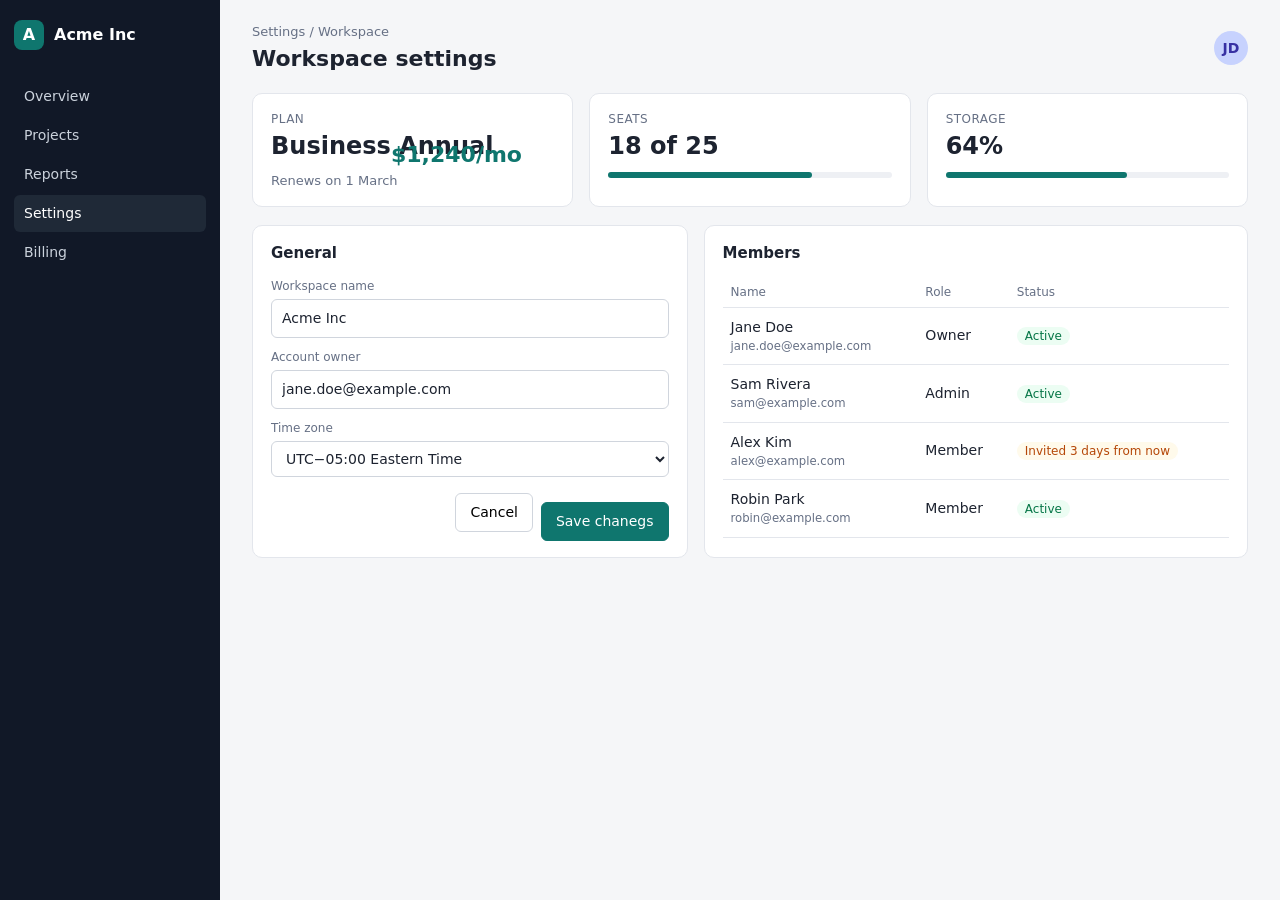
<file: dev/demo/index.html>
<!doctype html>
<html lang="en">
<head>
  <meta charset="utf-8">
  <meta name="viewport" content="width=device-width, initial-scale=1">
  <title>Workspace settings · Acme Inc</title>
  <style>
    :root { --bg: #f5f6f8; --card: #fff; --line: #e3e6ec; --text: #1d2330; --muted: #667085; --brand: #0f766e; }
    * { box-sizing: border-box; }
    body { margin: 0; background: var(--bg); color: var(--text); font: 14px/1.5 system-ui, -apple-system, "Segoe UI", sans-serif; }
    .app { display: grid; grid-template-columns: 220px 1fr; min-height: 100vh; }
    aside { background: #111827; color: #cbd2dc; padding: 20px 14px; }
    .logo { display: flex; align-items: center; gap: 10px; color: #fff; font-weight: 700; font-size: 16px; margin-bottom: 28px; }
    .logo span { width: 30px; height: 30px; border-radius: 8px; background: var(--brand); display: grid; place-items: center; }
    nav a { display: block; padding: 8px 10px; border-radius: 6px; color: inherit; text-decoration: none; margin-bottom: 2px; }
    nav a.on { background: #1f2937; color: #fff; }
    main { padding: 22px 32px; }
    header { display: flex; justify-content: space-between; align-items: center; margin-bottom: 18px; }
    h1 { font-size: 22px; margin: 0; }
    .crumbs { color: var(--muted); font-size: 13px; }
    .avatar { width: 34px; height: 34px; border-radius: 50%; background: #c7d2fe; color: #3730a3; display: grid; place-items: center; font-weight: 700; }
    .stats { display: grid; grid-template-columns: repeat(3, 1fr); gap: 16px; margin-bottom: 18px; }
    .card { background: var(--card); border: 1px solid var(--line); border-radius: 10px; padding: 16px 18px; }
    .stat .label { color: var(--muted); font-size: 12px; text-transform: uppercase; letter-spacing: .04em; }
    .stat .value { font-size: 24px; font-weight: 700; }
    .stat .sub { color: var(--muted); font-size: 13px; }
    /* Bug: the plan name runs into the price. */
    .stat.plan .value { white-space: nowrap; }
    .stat.plan .price { display: block; margin-top: -26px; margin-left: 120px; font-size: 22px; font-weight: 700; color: #0f766e; }
    .bar { height: 6px; background: #eef0f4; border-radius: 3px; margin-top: 8px; }
    .bar div { height: 100%; background: var(--brand); border-radius: 3px; }
    .grid { display: grid; grid-template-columns: 1fr 1.25fr; gap: 16px; }
    h2 { font-size: 15px; margin: 0 0 12px; }
    label { display: block; font-size: 12px; color: var(--muted); margin: 10px 0 4px; }
    input, select { width: 100%; padding: 8px 10px; border: 1px solid #d0d5dd; border-radius: 6px; font: inherit; background: #fff; color: inherit; }
    .actions { display: flex; justify-content: flex-end; gap: 8px; margin-top: 16px; align-items: flex-start; }
    .btn { padding: 8px 14px; border-radius: 6px; border: 1px solid #d0d5dd; background: #fff; font: inherit; cursor: pointer; }
    /* Bug: the primary button sits lower than its neighbour. */
    .btn.primary { background: var(--brand); border-color: var(--brand); color: #fff; margin-top: 9px; }
    table { width: 100%; border-collapse: collapse; }
    th { text-align: left; font-size: 12px; color: var(--muted); font-weight: 500; padding: 6px 8px; border-bottom: 1px solid var(--line); }
    td { padding: 9px 8px; border-bottom: 1px solid var(--line); }
    td small { color: var(--muted); display: block; }
    .pill { font-size: 12px; padding: 2px 8px; border-radius: 999px; background: #ecfdf3; color: #067647; }
    .pill.pending { background: #fffaeb; color: #b54708; }
  </style>
</head>
<body>
  <div class="app">
    <aside>
      <div class="logo"><span>A</span>Acme Inc</div>
      <nav>
        <a href="#">Overview</a>
        <a href="#">Projects</a>
        <a href="#">Reports</a>
        <a href="#" class="on">Settings</a>
        <a href="#">Billing</a>
      </nav>
    </aside>
    <main>
      <header>
        <div>
          <div class="crumbs">Settings / Workspace</div>
          <h1>Workspace settings</h1>
        </div>
        <div class="avatar">JD</div>
      </header>

      <section class="stats">
        <div class="card stat plan">
          <div class="label">Plan</div>
          <div class="value">Business Annual</div>
          <span class="price">$1,240/mo</span>
          <div class="sub">Renews on 1 March</div>
        </div>
        <div class="card stat">
          <div class="label">Seats</div>
          <div class="value">18 of 25</div>
          <div class="bar"><div style="width:72%"></div></div>
        </div>
        <div class="card stat">
          <div class="label">Storage</div>
          <div class="value">64%</div>
          <div class="bar"><div style="width:64%"></div></div>
        </div>
      </section>

      <section class="grid">
        <div class="card">
          <h2>General</h2>
          <label for="ws">Workspace name</label>
          <input id="ws" value="Acme Inc">
          <label for="owner">Account owner</label>
          <input id="owner" value="jane.doe@example.com">
          <label for="tz">Time zone</label>
          <select id="tz"><option>UTC−05:00 Eastern Time</option></select>
          <div class="actions">
            <button class="btn">Cancel</button>
            <button class="btn primary" id="save">Save chanegs</button>
          </div>
        </div>
        <div class="card">
          <h2>Members</h2>
          <table>
            <thead><tr><th>Name</th><th>Role</th><th>Status</th></tr></thead>
            <tbody>
              <tr><td>Jane Doe<small>jane.doe@example.com</small></td><td>Owner</td><td><span class="pill">Active</span></td></tr>
              <tr><td>Sam Rivera<small>sam@example.com</small></td><td>Admin</td><td><span class="pill">Active</span></td></tr>
              <tr><td>Alex Kim<small>alex@example.com</small></td><td>Member</td><td><span class="pill pending">Invited 3 days from now</span></td></tr>
              <tr><td>Robin Park<small>robin@example.com</small></td><td>Member</td><td><span class="pill">Active</span></td></tr>
            </tbody>
          </table>
        </div>
      </section>
    </main>
  </div>
</body>
</html>
</file>
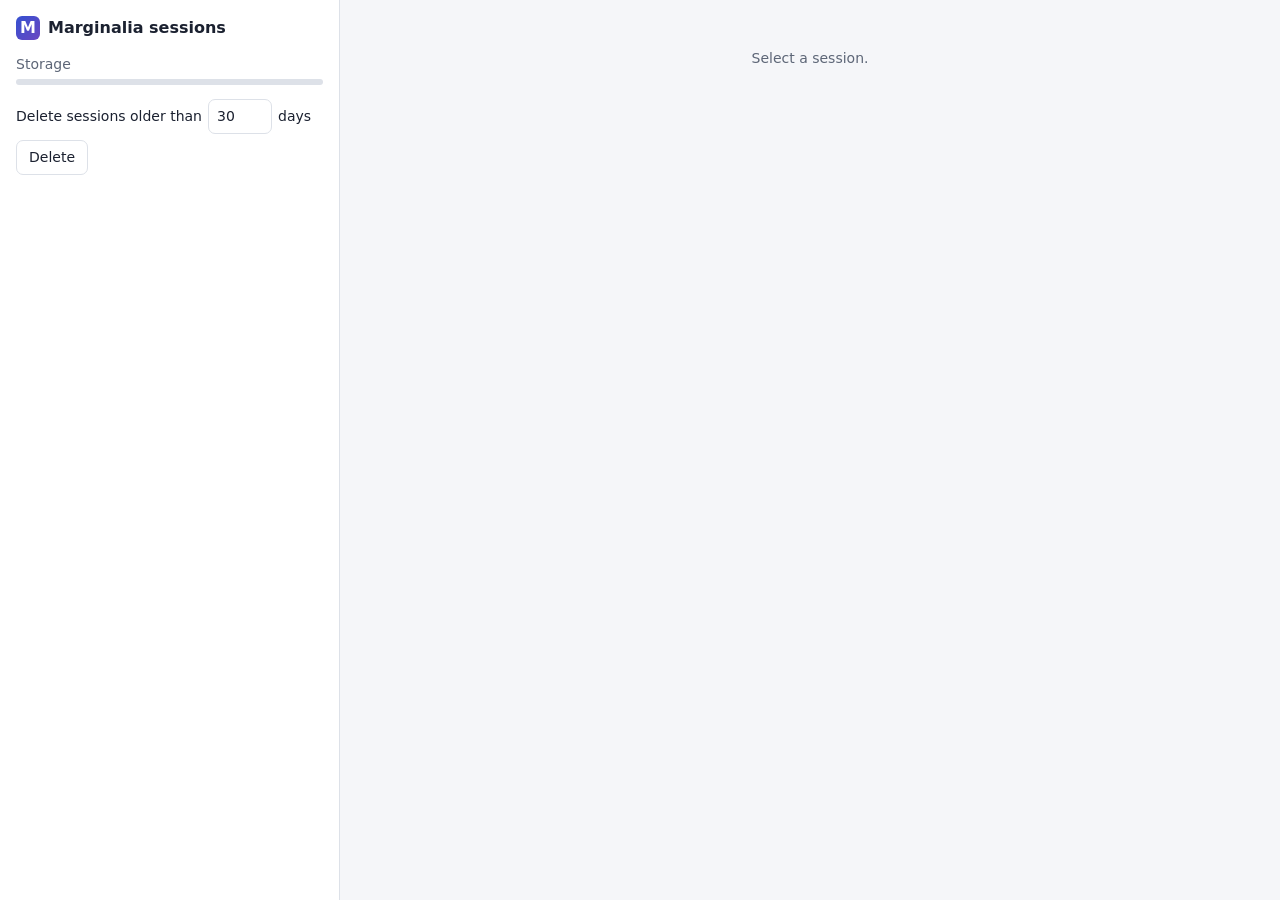
<file: history.html>
<!doctype html>
<html lang="en">
<head>
  <meta charset="utf-8">
  <meta name="viewport" content="width=device-width, initial-scale=1">
  <title>Marginalia history</title>
  <link rel="stylesheet" href="report.css">
  <link rel="stylesheet" href="ui.css">
</head>
<body>
  <div class="history">
    <aside>
      <header><span class="logo">M</span><strong>Marginalia sessions</strong></header>
      <div>
        <div class="muted" id="storage">Storage</div>
        <div class="meter"><div id="meter" style="width:0"></div></div>
      </div>
      <div class="prune">
        Delete sessions older than <input id="days" type="number" min="1" value="30"> days
        <button id="prune">Delete</button>
      </div>
      <ul class="sessions" id="sessions"></ul>
    </aside>
    <main>
      <div class="actions" id="actions" hidden>
        <button id="export" class="primary">Export</button>
        <button id="agent" title="notes.md and annotated PNGs for Claude Code">Export for agent</button>
        <button id="resume">Resume</button>
        <button id="rename">Rename</button>
        <button id="delete" class="danger">Delete</button>
      </div>
      <div id="report"><div class="placeholder">Select a session.</div></div>
    </main>
  </div>
  <script src="renderer.js"></script>
  <script src="history.js"></script>
</body>
</html>
</file>
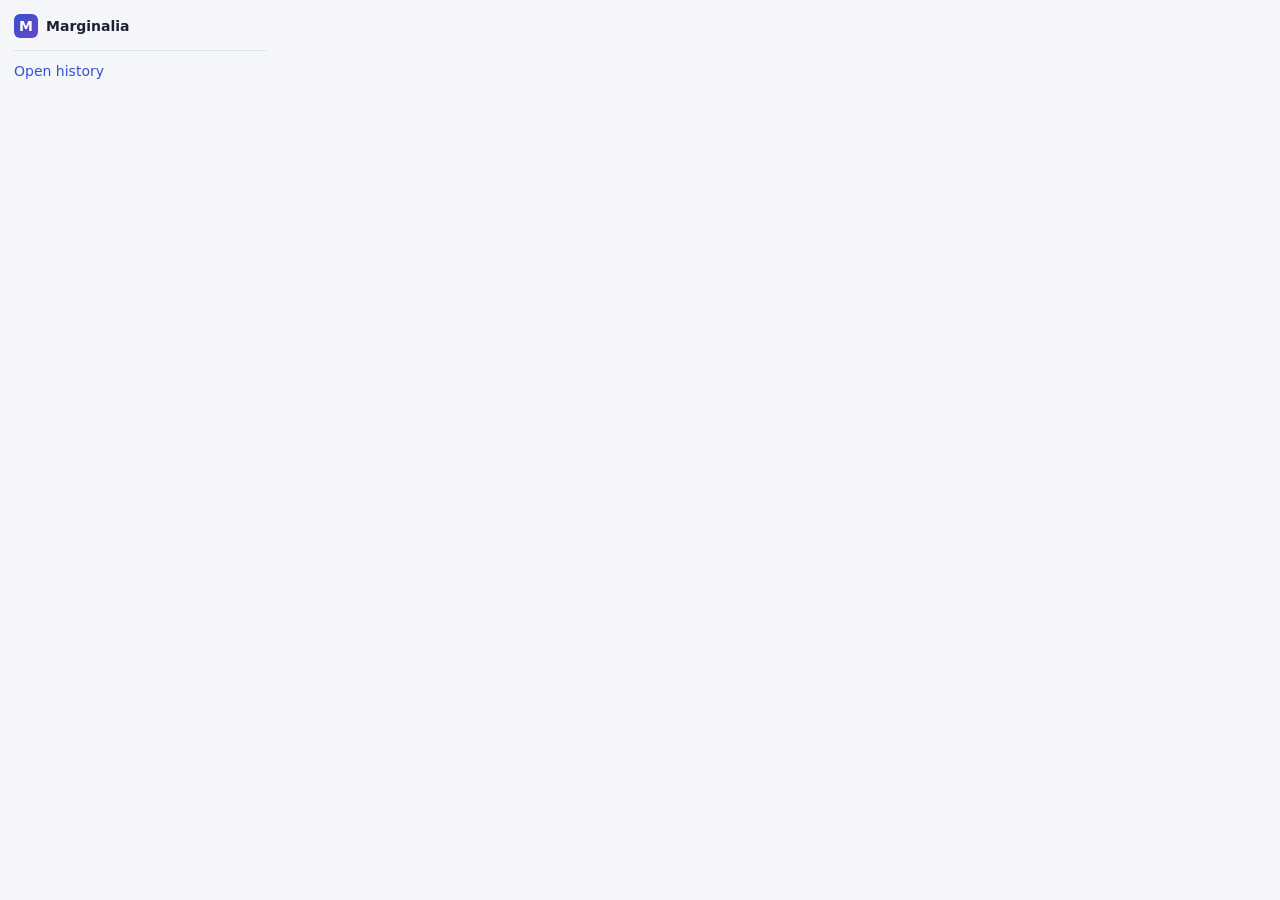
<file: popup.html>
<!doctype html>
<html lang="en">
<head>
  <meta charset="utf-8">
  <title>Marginalia</title>
  <link rel="stylesheet" href="ui.css">
</head>
<body class="popup">
  <header><span class="logo">M</span><strong>Marginalia</strong></header>
  <section id="idle" hidden>
    <label for="name">Session name</label>
    <input id="name" autocomplete="off">
    <button id="start" class="primary">Start session</button>
  </section>
  <section id="active" hidden>
    <div class="session"><span class="dot"></span><span id="sessionName"></span></div>
    <div class="muted"><span id="noteCount">0</span> notes</div>
    <div class="row">
      <button id="annotate" title="Alt+Shift+N">Annotate</button>
      <button id="draw" title="Alt+Shift+D">Draw</button>
    </div>
    <label class="live"><input type="checkbox" id="live"> Live to Claude</label>
    <p id="liveState" class="muted" hidden></p>
    <button id="agent" title="notes.md and annotated PNGs for Claude Code">Export for agent</button>
    <button id="end" class="danger">End session and export</button>
  </section>
  <p id="msg" class="muted" hidden></p>
  <footer><button id="history" class="link">Open history</button></footer>
  <script src="popup.js"></script>
</body>
</html>
</file>
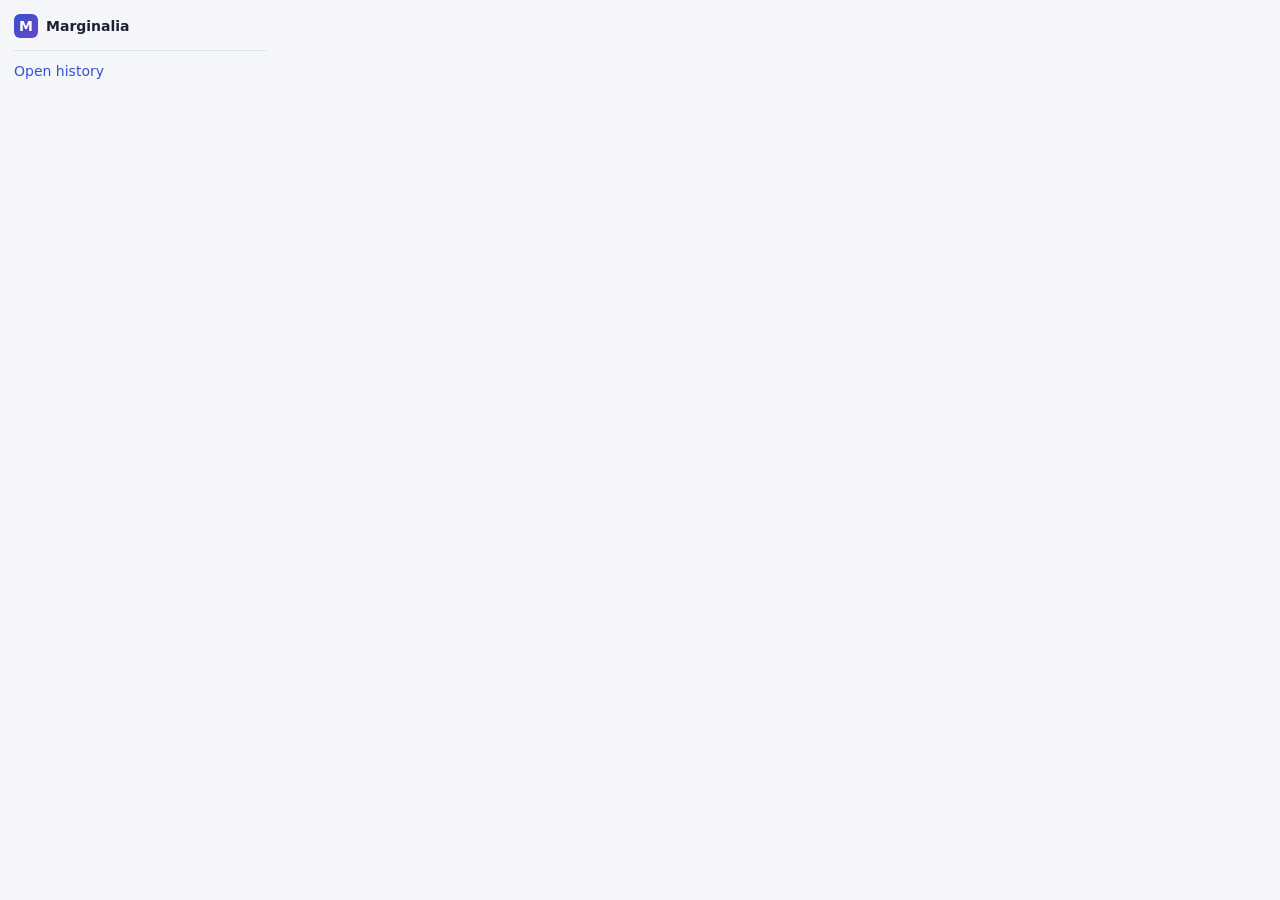
<file: extension/popup.html>
<!doctype html>
<html lang="en">
<head>
  <meta charset="utf-8">
  <title>Marginalia</title>
  <link rel="stylesheet" href="ui.css">
</head>
<body class="popup">
  <header><span class="logo">M</span><strong>Marginalia</strong></header>
  <section id="idle" hidden>
    <label for="name">Session name</label>
    <input id="name" autocomplete="off">
    <button id="start" class="primary">Start session</button>
  </section>
  <section id="active" hidden>
    <div class="session"><span class="dot"></span><span id="sessionName"></span></div>
    <div class="muted"><span id="noteCount">0</span> notes</div>
    <div class="row">
      <button id="annotate" title="Alt+Shift+N">Annotate</button>
      <button id="draw" title="Alt+Shift+D">Draw</button>
      <button id="measure" title="Alt+Shift+M">Measure</button>
    </div>
    <label class="live"><input type="checkbox" id="live"> Live to Claude</label>
    <p id="liveState" class="muted" hidden></p>
    <button id="agent" title="notes.md and annotated PNGs for Claude Code">Export for agent</button>
    <button id="end" class="danger">End session and export</button>
  </section>
  <p id="msg" class="muted" hidden></p>
  <footer><button id="history" class="link">Open history</button></footer>
  <script src="popup.js"></script>
</body>
</html>
</file>
<file: report.css>
:root {
  --bg: #f5f6f9; --surface: #ffffff; --text: #1b2130; --muted: #5d6677; --line: #dde1e8;
  --accent: #3451d1; --accent-2: #6b46c1; --warn-bg: #fff4e5; --warn: #8a4b00;
  --bug: #e5484d; --ux: #8e4ec6; --copy: #d6951f; --question: #3e7bfa; --idea: #30a46c;
}
@media (prefers-color-scheme: dark) {
  :root {
    --bg: #12151c; --surface: #1a1f2a; --text: #e6e9ef; --muted: #9aa3b5; --line: #2e3545;
    --accent: #7b93ff; --accent-2: #a688f0; --warn-bg: #3a2a12; --warn: #ffcf8a;
  }
}
* { box-sizing: border-box; }
body { margin: 0; background: var(--bg); color: var(--text); font: 14px/1.5 system-ui, -apple-system, "Segoe UI", sans-serif; }
.mg-report { max-width: 1400px; margin: 0 auto; padding: 24px 16px 48px; }
.tag-bug { --c: var(--bug); } .tag-ux { --c: var(--ux); } .tag-copy { --c: var(--copy); }
.tag-question { --c: var(--question); } .tag-idea { --c: var(--idea); }

.mg-hero { background: linear-gradient(135deg, color-mix(in srgb, var(--accent) 10%, var(--surface)), var(--surface) 60%);
  border: 1px solid var(--line); border-radius: 14px; padding: 22px 24px; }
.mg-brand { font-size: 12px; letter-spacing: .08em; text-transform: uppercase; color: var(--accent); font-weight: 600; }
.mg-hero h1 { margin: 4px 0; font-size: 26px; }
.mg-range, .mg-muted, .mg-foot { color: var(--muted); }
.mg-banner { margin: 12px 0 0; padding: 10px 14px; border-radius: 8px; background: var(--warn-bg); color: var(--warn); font-weight: 500; }
.mg-stats { display: flex; flex-wrap: wrap; gap: 24px; margin-top: 14px; }
.mg-stats h3, .mg-toc h3 { margin: 0 0 6px; font-size: 12px; text-transform: uppercase; letter-spacing: .06em; color: var(--muted); }
.mg-chip { display: inline-flex; gap: 6px; align-items: center; margin: 0 6px 6px 0; padding: 2px 10px; border-radius: 999px;
  border: 1px solid var(--line); background: var(--surface); color: var(--text); font: inherit; font-size: 13px; }
.mg-chip[class*="tag-"] { border-color: color-mix(in srgb, var(--c) 50%, var(--line)); }
.mg-chip[class*="tag-"]::before { content: ""; width: 8px; height: 8px; border-radius: 50%; background: var(--c); }
button.mg-chip { cursor: pointer; opacity: .45; }
button.mg-chip.on { opacity: 1; }

.mg-controls { position: sticky; top: 0; z-index: 5; display: flex; flex-wrap: wrap; gap: 12px; align-items: center;
  margin: 16px 0; padding: 10px 14px; background: color-mix(in srgb, var(--surface) 92%, transparent);
  backdrop-filter: blur(6px); border: 1px solid var(--line); border-radius: 10px; }
.mg-filter { display: flex; flex-wrap: wrap; }
.mg-filter .mg-chip { margin-bottom: 0; }
.mg-controls label { display: inline-flex; gap: 6px; align-items: center; color: var(--muted); }
.mg-print { margin-left: auto; border: 1px solid var(--line); background: var(--surface); color: var(--text);
  border-radius: 6px; padding: 4px 12px; cursor: pointer; font: inherit; }

.mg-toc { background: var(--surface); border: 1px solid var(--line); border-radius: 10px; padding: 14px 18px; margin-bottom: 20px; }
.mg-toc ul { margin: 0; padding-left: 18px; }
.mg-toc > ul { padding-left: 0; list-style: none; }
.mg-toc a { color: var(--accent); }

.mg-snap { background: var(--surface); border: 1px solid var(--line); border-radius: 12px; padding: 16px; margin-bottom: 20px; }
.mg-snap-head h2 { margin: 0; font-size: 17px; }
.mg-meta { display: flex; flex-wrap: wrap; gap: 10px; align-items: center; color: var(--muted); font-size: 12px; margin: 4px 0 12px; }
.mg-meta code { word-break: break-all; }
.mg-flag { padding: 1px 8px; border-radius: 999px; background: var(--warn-bg); color: var(--warn); }
.mg-body { display: grid; grid-template-columns: minmax(0, 1fr) 320px; gap: 16px; align-items: start; }
.mg-figure { overflow: hidden; border: 1px solid var(--line); border-radius: 8px; background: var(--bg); }
.mg-stage { position: relative; width: 100%; transition: transform .35s ease; }
.mg-focus .mg-stage { cursor: zoom-out; }
.mg-stage img { display: block; width: 100%; height: 100%; }
.mg-missing { display: grid; place-items: center; height: 100%; color: var(--muted); }
.mg-overlay { position: absolute; inset: 0; width: 100%; height: 100%; }
.mg-box { fill: none; stroke: var(--c); stroke-width: 2.5; vector-effect: non-scaling-stroke; }
.mg-region { stroke-dasharray: 6 4; fill: var(--c); }
.mg-badge { fill: var(--c); stroke: #fff; stroke-width: 2; vector-effect: non-scaling-stroke; }
.mg-badge-num { fill: #fff; font-weight: 700; text-anchor: middle; dominant-baseline: central; font-family: system-ui, sans-serif; }
.mg-focus .mg-mark:not(.mg-selected) { opacity: .25; }
.mg-mark.mg-selected .mg-box { stroke-width: 4; }
.mg-no-borders .mg-mark, .mg-no-drawings .mg-drawings, .mg-hidden { display: none; }

.mg-cards { list-style: none; margin: 0; padding: 0; display: flex; flex-direction: column; gap: 8px; }
.mg-card { border: 1px solid var(--line); border-left: 4px solid var(--c); border-radius: 8px; padding: 8px 10px; cursor: pointer; }
.mg-card:hover, .mg-card:focus { outline: none; background: color-mix(in srgb, var(--c) 7%, var(--surface)); }
.mg-card.mg-selected { box-shadow: 0 0 0 2px var(--c); }
.mg-card p { margin: 6px 0 0; white-space: pre-wrap; word-break: break-word; }
.mg-card-head { display: flex; gap: 8px; align-items: center; font-size: 12px; color: var(--muted); }
.mg-num { width: 22px; height: 22px; border-radius: 50%; background: var(--c); color: #fff; font-weight: 700; display: grid; place-items: center; }
.mg-tag { text-transform: uppercase; letter-spacing: .04em; color: var(--c); font-weight: 600; }
.mg-status { padding: 0 6px; border-radius: 4px; border: 1px solid var(--line); }
.mg-resolved { color: var(--idea); }
.mg-kind { margin-left: auto; }
.mg-empty { color: var(--muted); }
.mg-foot { text-align: center; font-size: 12px; margin-top: 24px; }

@media (max-width: 900px) { .mg-body { grid-template-columns: 1fr; } }
@media print {
  body { background: #fff; color: #000; }
  .mg-controls, .mg-toc { display: none; }
  .mg-hero, .mg-snap { border: none; background: none; }
  .mg-snap { break-before: page; break-inside: avoid; padding: 0; }
  .mg-body { grid-template-columns: 1fr; }
  .mg-stage { transform: none !important; }
  .mg-card { break-inside: avoid; }
}
</file>
<file: ui.css>
:root {
  --bg: #f5f6f9; --surface: #fff; --text: #1b2130; --muted: #5d6677; --line: #dde1e8;
  --accent: #3451d1; --accent-2: #6b46c1; --danger: #c4282d;
}
@media (prefers-color-scheme: dark) {
  :root { --bg: #12151c; --surface: #1a1f2a; --text: #e6e9ef; --muted: #9aa3b5; --line: #2e3545; --accent: #7b93ff; --danger: #ff6b6f; }
}
* { box-sizing: border-box; }
body { margin: 0; background: var(--bg); color: var(--text); font: 14px/1.5 system-ui, -apple-system, "Segoe UI", sans-serif; }
button, input { font: inherit; color: inherit; }
button { cursor: pointer; border: 1px solid var(--line); background: var(--surface); border-radius: 7px; padding: 6px 12px; }
button:hover { border-color: var(--accent); }
button:disabled { opacity: .5; cursor: default; }
button.primary { background: var(--accent); border-color: var(--accent); color: #fff; }
button.danger { color: var(--danger); }
button.link { border: none; background: none; color: var(--accent); padding: 0; }
input { border: 1px solid var(--line); background: var(--surface); border-radius: 7px; padding: 6px 8px; }
.muted { color: var(--muted); }
.logo { width: 24px; height: 24px; border-radius: 6px; display: inline-grid; place-items: center; color: #fff; font-weight: 700;
  background: linear-gradient(135deg, var(--accent), var(--accent-2)); }

.popup { width: 280px; padding: 14px; }
.popup header { display: flex; gap: 8px; align-items: center; margin-bottom: 12px; }
.popup section { display: flex; flex-direction: column; gap: 8px; }
.popup label { font-size: 12px; color: var(--muted); }
.popup .row { display: flex; gap: 8px; } .popup .row button { flex: 1; }
.popup label.live { display: flex; align-items: center; gap: 6px; cursor: pointer; }
.popup .session { display: flex; gap: 8px; align-items: center; font-weight: 600; }
.popup .dot { width: 8px; height: 8px; border-radius: 50%; background: #30a46c; box-shadow: 0 0 0 3px color-mix(in srgb, #30a46c 25%, transparent); }
.popup footer { margin-top: 12px; padding-top: 10px; border-top: 1px solid var(--line); }
[hidden] { display: none !important; }

.history { display: grid; grid-template-columns: 340px minmax(0, 1fr); min-height: 100vh; }
.history aside { border-right: 1px solid var(--line); background: var(--surface); padding: 16px; display: flex; flex-direction: column; gap: 14px; }
.history aside header { display: flex; gap: 8px; align-items: center; font-size: 16px; }
.meter { height: 6px; border-radius: 3px; background: var(--line); overflow: hidden; margin-top: 4px; }
.meter div { height: 100%; background: linear-gradient(90deg, var(--accent), var(--accent-2)); }
.prune { display: flex; gap: 6px; align-items: center; flex-wrap: wrap; }
.prune input { width: 64px; }
.sessions { list-style: none; margin: 0; padding: 0; display: flex; flex-direction: column; gap: 6px; }
.sessions li { border: 1px solid var(--line); border-radius: 8px; padding: 8px 10px; cursor: pointer; }
.sessions li:hover, .sessions li.on { border-color: var(--accent); }
.sessions .title { display: flex; justify-content: space-between; gap: 8px; font-weight: 600; }
.sessions .meta { font-size: 12px; color: var(--muted); }
.badge { font-size: 11px; font-weight: 500; padding: 0 6px; border-radius: 4px; background: color-mix(in srgb, #30a46c 18%, transparent); color: #1f7a4d; }
.badge.ended { background: var(--line); color: var(--muted); }
.history main { min-width: 0; }
.actions { display: flex; gap: 8px; flex-wrap: wrap; padding: 16px 16px 0; max-width: 1400px; margin: 0 auto; }
.placeholder { padding: 48px; text-align: center; color: var(--muted); }
@media (max-width: 800px) { .history { grid-template-columns: 1fr; } .history aside { border-right: none; border-bottom: 1px solid var(--line); } }
</file>
<file: extension/ui.css>
:root {
  --bg: #f5f6f9; --surface: #fff; --text: #1b2130; --muted: #5d6677; --line: #dde1e8;
  --accent: #3451d1; --accent-2: #6b46c1; --danger: #c4282d;
}
@media (prefers-color-scheme: dark) {
  :root { --bg: #12151c; --surface: #1a1f2a; --text: #e6e9ef; --muted: #9aa3b5; --line: #2e3545; --accent: #7b93ff; --danger: #ff6b6f; }
}
* { box-sizing: border-box; }
body { margin: 0; background: var(--bg); color: var(--text); font: 14px/1.5 system-ui, -apple-system, "Segoe UI", sans-serif; }
button, input { font: inherit; color: inherit; }
button { cursor: pointer; border: 1px solid var(--line); background: var(--surface); border-radius: 7px; padding: 6px 12px; }
button:hover { border-color: var(--accent); }
button:disabled { opacity: .5; cursor: default; }
button.primary { background: var(--accent); border-color: var(--accent); color: #fff; }
button.danger { color: var(--danger); }
button.link { border: none; background: none; color: var(--accent); padding: 0; }
input { border: 1px solid var(--line); background: var(--surface); border-radius: 7px; padding: 6px 8px; }
.muted { color: var(--muted); }
.logo { width: 24px; height: 24px; border-radius: 6px; display: inline-grid; place-items: center; color: #fff; font-weight: 700;
  background: linear-gradient(135deg, var(--accent), var(--accent-2)); }

.popup { width: 280px; padding: 14px; }
.popup header { display: flex; gap: 8px; align-items: center; margin-bottom: 12px; }
.popup section { display: flex; flex-direction: column; gap: 8px; }
.popup label { font-size: 12px; color: var(--muted); }
.popup .row { display: flex; gap: 8px; } .popup .row button { flex: 1; }
.popup label.live { display: flex; align-items: center; gap: 6px; cursor: pointer; }
.popup .session { display: flex; gap: 8px; align-items: center; font-weight: 600; }
.popup .dot { width: 8px; height: 8px; border-radius: 50%; background: #30a46c; box-shadow: 0 0 0 3px color-mix(in srgb, #30a46c 25%, transparent); }
.popup footer { margin-top: 12px; padding-top: 10px; border-top: 1px solid var(--line); }
[hidden] { display: none !important; }

.history { display: grid; grid-template-columns: 340px minmax(0, 1fr); min-height: 100vh; }
.history aside { border-right: 1px solid var(--line); background: var(--surface); padding: 16px; display: flex; flex-direction: column; gap: 14px; }
.history aside header { display: flex; gap: 8px; align-items: center; font-size: 16px; }
.meter { height: 6px; border-radius: 3px; background: var(--line); overflow: hidden; margin-top: 4px; }
.meter div { height: 100%; background: linear-gradient(90deg, var(--accent), var(--accent-2)); }
.prune { display: flex; gap: 6px; align-items: center; flex-wrap: wrap; }
.prune input { width: 64px; }
.sessions { list-style: none; margin: 0; padding: 0; display: flex; flex-direction: column; gap: 6px; }
.sessions li { border: 1px solid var(--line); border-radius: 8px; padding: 8px 10px; cursor: pointer; }
.sessions li:hover, .sessions li.on { border-color: var(--accent); }
.sessions .title { display: flex; justify-content: space-between; gap: 8px; font-weight: 600; }
.sessions .meta { font-size: 12px; color: var(--muted); }
.badge { font-size: 11px; font-weight: 500; padding: 0 6px; border-radius: 4px; background: color-mix(in srgb, #30a46c 18%, transparent); color: #1f7a4d; }
.badge.ended { background: var(--line); color: var(--muted); }
.history main { min-width: 0; }
.actions { display: flex; gap: 8px; flex-wrap: wrap; padding: 16px 16px 0; max-width: 1400px; margin: 0 auto; }
.placeholder { padding: 48px; text-align: center; color: var(--muted); }
@media (max-width: 800px) { .history { grid-template-columns: 1fr; } .history aside { border-right: none; border-bottom: 1px solid var(--line); } }
</file>
